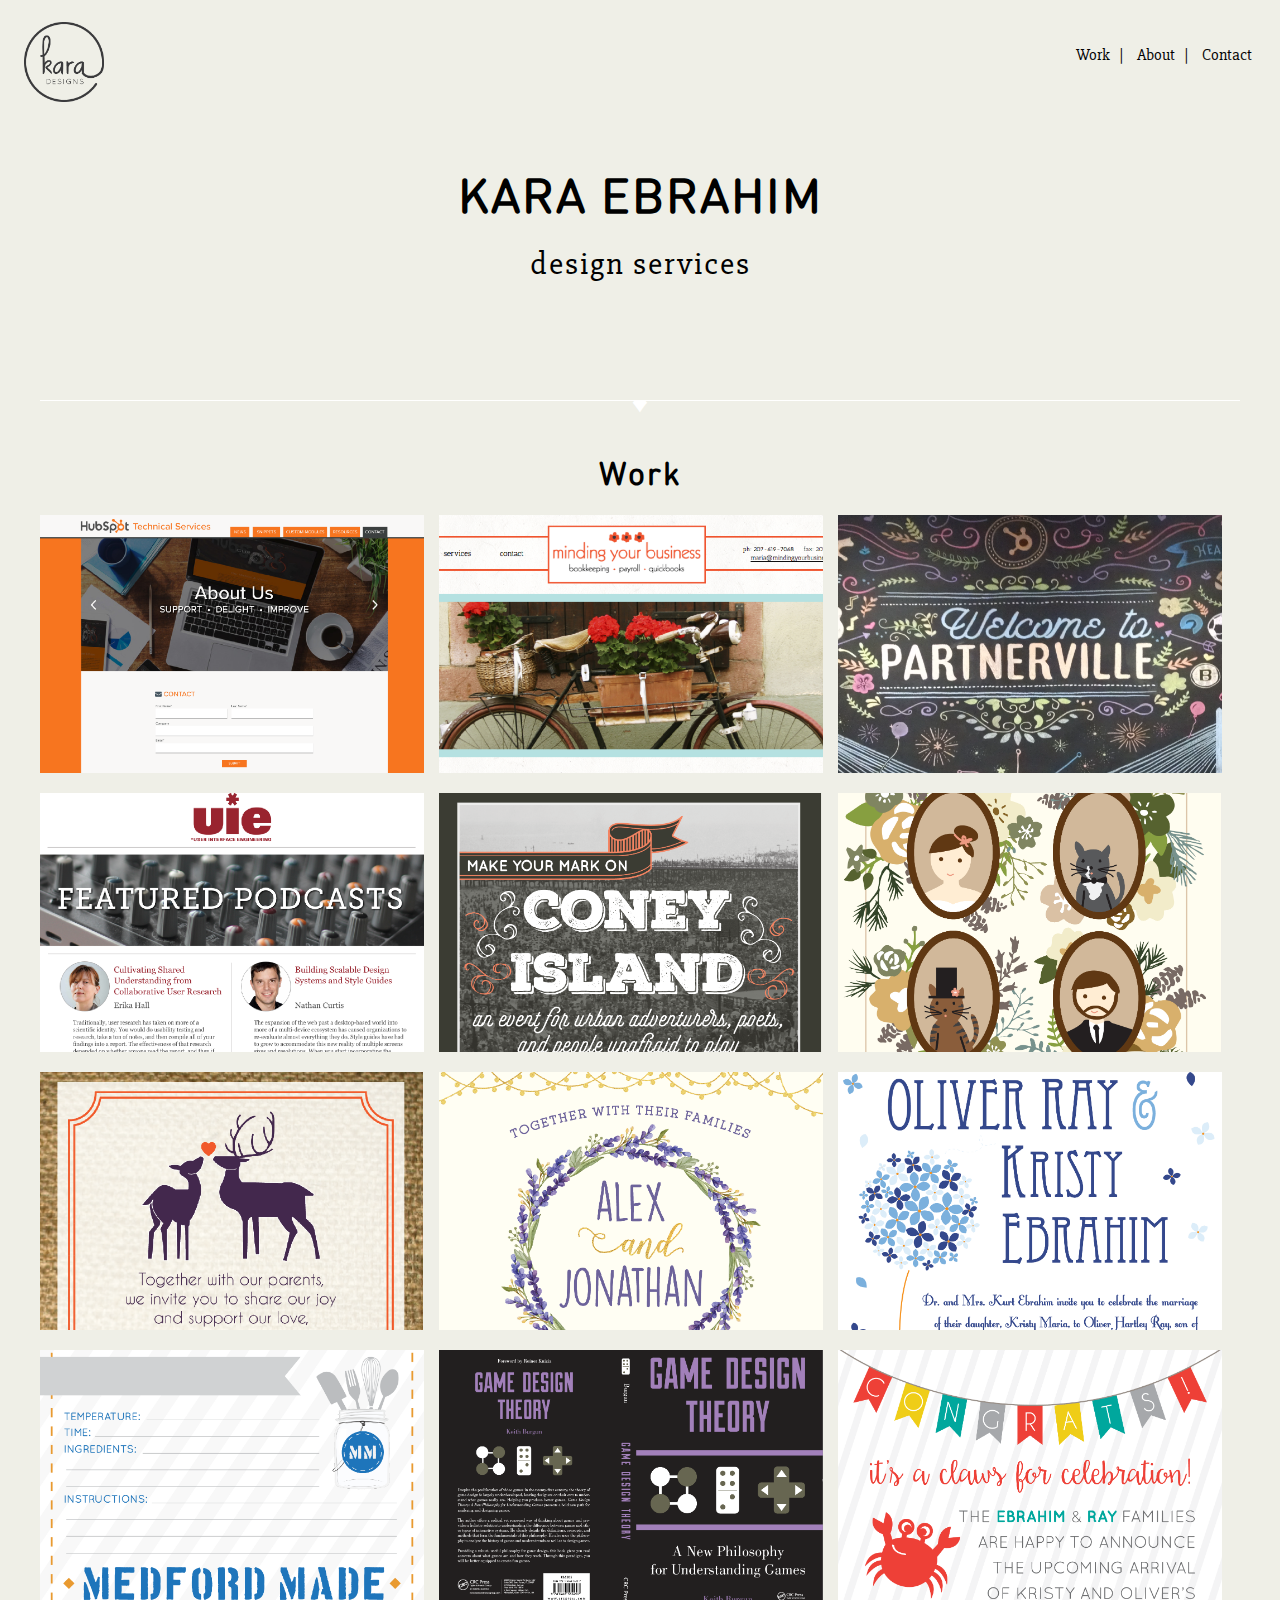
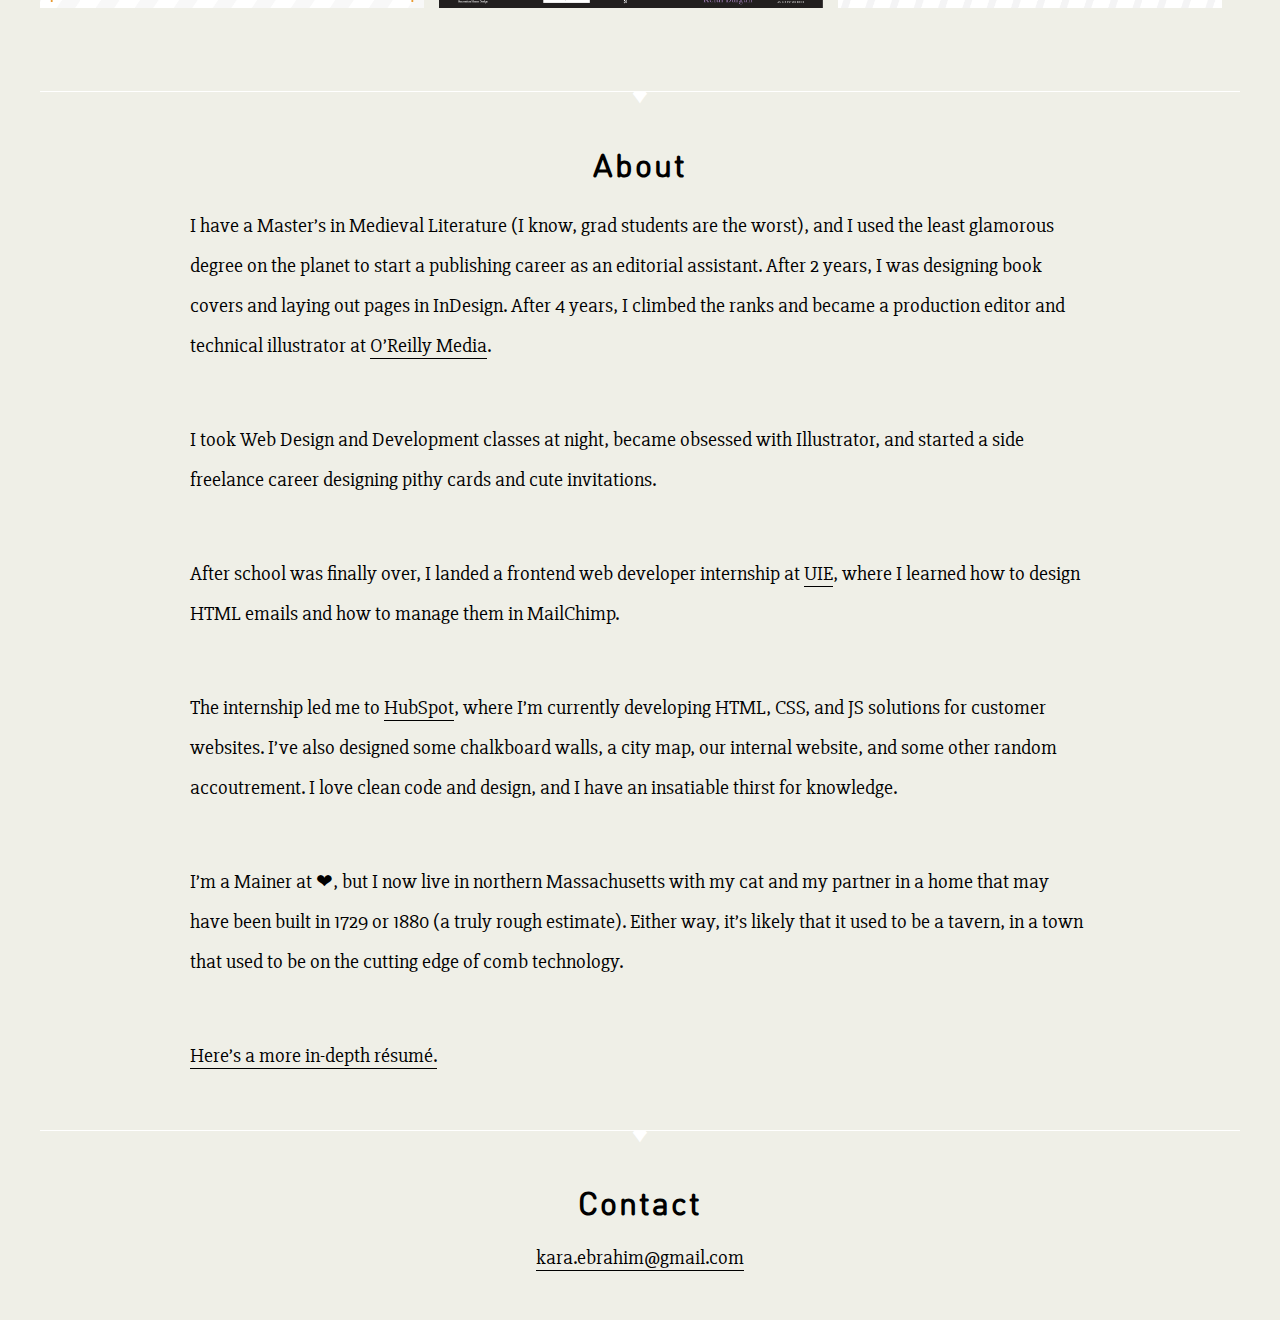
<file: index.html>
<!DOCTYPE html>
<!--[if lt IE 7]>      <html class="no-js lt-ie9 lt-ie8 lt-ie7"> <![endif]-->
<!--[if IE 7]>         <html class="no-js lt-ie9 lt-ie8"> <![endif]-->
<!--[if IE 8]>         <html class="no-js lt-ie9"> <![endif]-->
<!--[if gt IE 8]><!--> 
<html class="no-js"> <!--<![endif]-->
    <head>
        <meta charset="utf-8">
        <meta http-equiv="X-UA-Compatible" content="IE=edge,chrome=1">
        <title>Kara Ebrahim | Design Services | Boston, MA</title>
        <meta name="description" content="Kara Ebrahim, web designer and developer from Boston.">
        <meta name="viewport" content="width=device-width">

        <link href='http://fonts.googleapis.com/css?family=Slabo+27px' rel='stylesheet' type='text/css'>
        <link rel="stylesheet" href="css/font-awesome-4.7.0/css/font-awesome.min.css">
        <link rel="stylesheet" href="css/lightbox.css">

        <link href="images/logo.png" rel="shortcut icon">
        
        <link rel="stylesheet" href="css/main.css">
    </head>

    <body>
        <!--[if lt IE 7]>
            <p class="chromeframe">You are using an <strong>outdated</strong> browser. Please <a href="http://browsehappy.com/">upgrade your browser</a> or <a href="http://www.google.com/chromeframe/?redirect=true">activate Google Chrome Frame</a> to improve your experience.</p>
        <![endif]-->

        
            
            <div id="header">
                <div class="logo">
                    <a href="index.html"><img src="images/logo.png" /></a>
                </div>

                <nav>
                    <ul>
                        <li><a href="#work">Work&nbsp;&nbsp;&nbsp;|</a></li>
                        <li><a href="#about">About&nbsp;&nbsp;&nbsp;|</a></li>
                        <li><a href="#contact">Contact</a></li>
                    </ul>
                </nav>
            </div>

        <div class="wrapper">
            <div class="banner">
                <h1>KARA EBRAHIM</h1>
                <p class="subheader">design services</p>
            </div>

            <hr>
            <div id="work">
                <h1>Work</h1>
                <div class="images">
                    <div class="imgContainer">
                        <a href="images/hubspot/contact-about.png" data-lightbox="hubspot" data-title="Here&#8217;s a HubSpot internal website, designed in Sketch and prototyped in InVision.">
                            <img src="images/hubspot/hubspot.png" alt="photo1">
                        </a>
                        <a href="images/hubspot/blog-home.png" data-lightbox="hubspot" data-title="Home Page.">
                        </a>
                        <a href="images/hubspot/blog-listing.png" data-lightbox="hubspot" data-title="Blog Listing Page.">
                        </a>
                        <a href="images/hubspot/blog-post.png" data-lightbox="hubspot" data-title="Blog Post Page.">
                        </a>
                        <a href="images/hubspot/snippets-post.png" data-lightbox="hubspot" data-title="Code Snippets Page.">
                        <a href="images/hubspot/map.png" data-lightbox="hubspot" data-title="Portsmouth and office map, created in Illustrator.">
                        <a href="images/hubspot/welcome.png" data-lightbox="hubspot" data-title="Various logos created for work.">
                        </a>
                        <p class="caption">HubSpot Design</p>
                    </div>
                    

                    <div class="imgContainer">
                        <a href="images/myb/home.png" data-lightbox="myb" data-title="Here&#8217;s a full website I designed and developed for a bookkeeper in Portland, Maine. Check out <a href='http://mindingyourbusinessinc.com/'>her website</a>.">
                            <img src="images/myb/myb.png" alt="photo2">
                        </a>
                        <a href="images/myb/services.png" data-lightbox="myb" data-title="Services Page.">
                        </a>
                        <a href="images/myb/about.png" data-lightbox="myb" data-title="About Page.">
                        </a>
                        <a href="images/myb/contact.png" data-lightbox="myb" data-title="Contact Page.">
                        </a>
                        <a href="images/myb/business-cards.png" data-lightbox="myb" data-title="I also designed her business cards.">
                        </a>
                        <a href="images/myb/xmas.png" data-lightbox="myb" data-title="And her Christmas cards.">
                        </a>
                        <p class="caption">Minding Your Business Website</p>
                    </div>

                    <div class="imgContainer">
                        <a href="images/chalkboard/portsmouth1.png" data-lightbox="chalkboard" data-title="Here&#8217;s a chalkboard prototype I designed in Illustrator, for HubSpot&#8217;s Portsmouth office (known as PortSpot).">
                            <img src="images/chalkboard/chalkboard.png" alt="photo3">
                        </a>
                        <a href="images/chalkboard/portsmouth2.png" data-lightbox="chalkboard" data-title="And here&#8217;s the real thing, with huge help from Colby Schneider.">
                        </a>
                        <a href="images/chalkboard/cambridge1.png" data-lightbox="chalkboard" data-title="Another chalkboard prototype, for HubSpot&#8217;s Cambridge office.">
                        </a>
                        <a href="images/chalkboard/cambridge2.png" data-lightbox="chalkboard" data-title="And here&#8217;s the real thing, again with huge help from Colby Schneider.">
                        </a>
                        <a href="images/chalkboard/cambridge3.png" data-lightbox="chalkboard" data-title="Another angle.">
                        </a>
                        <p class="caption">Chalkboard Design</p>
                    </div>

                    <div class="imgContainer">
                        <a href="images/uie/article-email.png" data-lightbox="uie" data-title="Here&#8217;s an email I designed in Sketch for UIE (User Interface Engineering).">
                            <img src="images/uie/uie.png" alt="photo4">
                        </a>
                        <a href="images/uie/podcast-email.png" data-lightbox="uie" data-title="And here&#8217;s another email design.">
                        </a>
                        <a href="images/uie/network-logo.png" data-lightbox="uie" data-title="Here&#8217;s a bunch of logos I designed for their Podcast Network.">
                        </a>
                        <a href="images/uie/network-logo-final.png" data-lightbox="uie" data-title="And this is the finalist.">
                        </a>
                        <p class="caption">UIE Emails &amp; Logo</p>
                    </div>

                    <div class="imgContainer">
                        <a href="images/business/business-cards.png" data-lightbox="business" data-title="I designed a business package for New York Local Tours, a tour group in Brooklyn. They already had a logo and a Wordpress website, but they needed a lot of print materials, including these business cards.">
                            <img src="images/business/business.png" alt="photo5">
                        </a>
                        <a href="images/business/postcard.png" data-lightbox="business" data-title="And these postcards of a Coney Island event they do every year.">
                        </a>
                        <a href="images/business/rack-cards.png" data-lightbox="business" data-title="Here are some rack cards about their company to leave in hotel lobbies.">
                        </a>
                        <p class="caption">Business Package</p>
                    </div>

                    <div class="imgContainer">
                        <a href="images/holly/savedate.png" data-lightbox="holly" data-title="I&#8217;ve done many wedding packages, including this one for a rustic Rhode Island affair. &#8217;s the Save the Date (front and back).">
                            <img src="images/holly/holly.png" alt="photo6">
                        </a>
                        <a href="images/holly/invitation1.png" data-lightbox="holly" data-title="And the front and back of the main invitation, featuring cats.">
                        </a>
                        <a href="images/holly/invitation2.png" data-lightbox="holly" data-title="Here&#8217;s the rest of the wedding accoutrement.">
                        </a>
                        <a href="images/holly/invitation3.png" data-lightbox="holly" data-title="And their RSVP postcard...with more cats!">
                        </a>
                        <p class="caption">Wedding Package</p>
                    </div>

                    <div class="imgContainer">
                        <a href="images/kelly/savedate.png" data-lightbox="kelly" data-title="Here&#8217;s another rustic wedding package, this time in Maine. This is the Save the Date.">
                            <img src="images/kelly/kelly.png" alt="photo7">
                        </a>
                        <a href="images/kelly/invitation1.png" data-lightbox="kelly" data-title="And the main pieces of the invitation.">
                        </a>
                        <a href="images/kelly/invitation2.png" data-lightbox="kelly" data-title="And the RSVP postcard.">
                        </a>
                        <a href="images/kelly/program.png" data-lightbox="kelly" data-title="Finally, the program for the actual event.">
                        </a>
                        <p class="caption">Wedding Package</p>
                    </div>

                    <div class="imgContainer">
                        <a href="images/alex/savedate.png" data-lightbox="alex" data-title="Here&#8217;s the save the date for a lavender-themed Maine wedding.">
                            <img src="images/alex/alex.png" alt="photo8">
                        </a>
                        <a href="images/alex/invitation1.png" data-lightbox="alex" data-title="Here&#8217;s the front and back of the main invitation.">
                        </a>
                        <a href="images/alex/invitation2.png" data-lightbox="alex" data-title="And the RSVP postcard.">
                        </a>
                        <a href="images/alex/map.png" data-lightbox="alex" data-title="The couple wanted a map, because their event was hard to find.">
                        </a>
                        <p class="caption">Wedding Package</p>
                    </div>

                    <div class="imgContainer">
                        <a href="images/kristy/invitation.png" data-lightbox="kristy" data-title="One last wedding package; here&#8217;s the main invitation.">
                            <img src="images/kristy/kristy.png" alt="photo9">
                        </a>
                        <a href="images/kristy/rsvp.png" data-lightbox="kristy" data-title="And the RSVP postcard.">
                        </a>
                        <a href="images/kristy/program.png" data-lightbox="kristy" data-title="And the program for the actual event.">
                        </a>
                        <p class="caption">Wedding Package</p>
                    </div>

                    <div class="imgContainer">
                        <a href="images/labels/label-full.png" data-lightbox="labels" data-title="Here are some food labels I made for a client who does a lot of her own baking.">
                            <img src="images/labels/labels.png" alt="photo10">
                        </a>
                        <a href="images/labels/stickers.png" data-lightbox="labels" data-title="And stickers with which to label the food.">
                        </a>
                        <a href="images/labels/mason-jar.png" data-lightbox="labels" data-title="And canning labels.">
                        </a>
                        <p class="caption">Food Labels</p>
                    </div>

                    <div class="imgContainer">
                        <a href="images/books/book1.png" data-lightbox="books" data-title="Here are the book covers I created while employed at A K Peters (no longer in business).">
                            <img src="images/books/books.png" alt="photo11">
                        </a>
                        <a href="images/books/book2.png" data-lightbox="books" data-title="Book cover design, image purchased online.">
                        </a>
                        <a href="images/books/book3.png" data-lightbox="books" data-title="Book cover design, image contributed by author.">
                        </a>
                        <a href="images/books/book4.png" data-lightbox="books" data-title="Book cover design, image designed by author.">
                        </a>
                        <a href="images/books/book5.png" data-lightbox="books" data-title="Book cover design, image contributed by author (with permission from Pink Floyd).">
                        </a>
                        <a href="images/books/book6.png" data-lightbox="books" data-title="Book cover design, image contributed by author.">
                        </a>
                        <p class="caption">Book Cover Design</p>
                    </div>

                    <div class="imgContainer">
                        <a href="images/cards/arresteddev.jpg" data-lightbox="cards" data-title="And here&#8217;s a random collection of cards I&#8217;ve made. This is an <i>Arrested Development</i> poster I designed for a Netflix contest.">
                            <img src="images/cards/baby.png" alt="photo12">
                        </a>
                        <a href="images/cards/baby-boy.png" data-lightbox="cards" data-title="Here&#8217;s the front and back of a baby announcement.">
                        </a>
                        <a href="images/cards/birthday.png" data-lightbox="cards" data-title="Here are two birthday cards.">
                        </a>
                        <a href="images/cards/occasion.png" data-lightbox="cards" data-title="Wedding card (left) and Mother&#8217;s Day card (right).">
                        </a>
                        <a href="images/cards/housewarming.png" data-lightbox="cards" data-title="Housewarming invitation (left) and Easter card (right).">
                        </a>
                        <a href="images/cards/baby-girl.png" data-lightbox="cards" data-title="Here&#8217;s the front and back of a baby shower invitation.">
                        </a>
                        <a href="images/cards/congrats.png" data-lightbox="cards" data-title="Wedding card (top) and housewarming invitation (bottom)">
                        </a>
                        <a href="images/cards/xmas2014.png" data-lightbox="cards" data-title="Here&#8217;s my Christmas card from two years ago.">
                        </a>
                        <a href="images/cards/cookies.png" data-lightbox="cards" data-title="And cookie recipe handouts I created for a work event.">
                        </a>
                        <p class="caption">Invitations &amp; Cards</p>
                    </div>
                </div>
            </div>
            <hr>
            <div id="about">
                <h1>About</h1>
                <p>I have a Master&#8217;s in Medieval Literature (I know, grad students are the worst), and I used the least glamorous degree on the planet to start a publishing career as an editorial assistant. After 2 years, I was designing book covers and laying out pages in InDesign. After 4 years, I climbed the ranks and became a production editor and technical illustrator at <a href="http://www.oreilly.com/" target="_blank">O&#8217;Reilly&nbsp;Media</a>.</p>
                <p>I took Web Design and Development classes at night, became obsessed with Illustrator, and started a side freelance career designing pithy cards and cute&nbsp;invitations.</p>
                <p>After school was finally over, I landed a frontend web developer internship at <a href="https://www.uie.com/" target="_blank">UIE</a>, where I learned how to design HTML emails and how to manage them in&nbsp;MailChimp.</p>
                <p>The internship led me to <a href="https://www.hubspot.com/" target="_blank">HubSpot</a>, where I&#8217;m currently developing HTML, CSS, and JS solutions for customer websites. I&#8217;ve also designed some chalkboard walls, a city map, our internal website, and some other random accoutrement. I love clean code and design, and I have an insatiable thirst for&nbsp;knowledge.</p>
                <p>I&#8217;m a Mainer at &#x2764;, but I now live in northern Massachusetts with my cat and my partner in a home that may have been built in 1729 or 1880 (a truly rough estimate). Either way, it&#8217;s likely that it used to be a tavern, in a town that used to be on the cutting edge of comb&nbsp;technology.</p>
                <p><a href="images/resume-ebrahim.pdf" target="_blank">Here&#8217;s a more in-depth r&eacute;sum&eacute;.</a></p>
            </div>
            <hr>
            <div id="contact">
                <h1>Contact</h1>

                <p><a href="mailto:kara.ebrahim@gmail.com" target="_blank">kara.ebrahim@gmail.com</a></p>
            </div>

        </div>

        <script type="text/javascript" src="js/lightbox-plus-jquery.js"></script>
        <script type="text/javascript" src="js/smooth-scrolling.js"></script>
        <script type="text/javascript" src="js/main.js"></script>
    </body>
</html>
</file>
<file: css/main.css>
@font-face {
    font-family: 'DINRoundWeb';
    src: url('../fonts/DINRoundWeb.woff') format('woff');
}

body{
	background:#EFEFE7;
	font-family:"Slabo 27px", serif;
}

.wrapper{
    max-width:1200px;
    margin:0 auto;
}

#header{
    height:6rem;
}

#header img{
    width: 80px;
    margin-top: 14px;
    margin-left: 16px;
    float: left;
}

#header nav{
	float:right;
}

#header nav ul{
	list-style-type:none;
	margin: 0;
    padding: 0;
    margin-top:19%;
    margin-right:10px;
}

#header nav ul li{
	display:inline;
	margin-right:10px;
}

#header nav ul li a{
	text-decoration:none;
	color:#000;
}

#header nav ul li a:hover{
	opacity:.8;
}

.banner{
	text-align:center;
	height:13rem;
	padding:40px 0;
	letter-spacing: 2px;
}

.banner h1{
	font-family:"DINRoundWeb", sans-serif;
	font-size:48px;
	margin-bottom:0;
}

.banner p.subheader{
	font-size:32px;
	margin-top:20px;
}

.wrapper h1{
	text-align:center;
	font-family:"DINRoundWeb", sans-serif;
	letter-spacing: 2px;
}


hr {
    padding: 0;
    border: none;
    border-top: 1px solid #fff;
    text-align: center;
}
hr:after {
    content: "♦";
    display: inline-block;
    position: relative;
    top: -0.6em;
    font-size: 2em;
    padding: 0 0.25em;
    color:#fff;
}

#work .images {
	margin-bottom: 50px;
    display: inline-block;
}

#work .images img{
	width:100%;
}
#work .images img:nth-child(3){
	margin-right:0;
}
#work .images img:hover{
	opacity:.8;
}

.imgContainer {
	width:32%;
    overflow:hidden;
    position:relative;
    float:left;
    margin-right: 15px;
    margin-bottom: 15px;
}

p.caption {
    text-align:center;
    color:white;
    background-color:#000;
    margin:0 10px 10px 0px;
    padding:20px 0px 30px 0px;
    width:100%;
    font-size:20px;
    position:absolute;
}

p.show{
    position:absolute;
    padding-top:20px;
    margin-top:-65px;
}

.lb-data .lb-caption{
	font-size:18px !important;
	font-weight:100 !important;
}

#about p{
	font-size: 20px;
    line-height: 2;
    width: 75%;
    margin: 0 auto 54px;
}

#about p a{
	color: #000;
    text-decoration: none;
    border-bottom: 1px solid #000;
}

#about p a:hover{
	opacity:.8;
}

#contact{
	text-align:center;
	margin-bottom:50px;
}

#contact a{
	color: #000;
    text-decoration: none;
    border-bottom: 1px solid #000;
    font-size:20px;
}

#contact a:hover{
	opacity:.8;
}


@media screen and (max-width: 1140px) {
	.imgContainer{
		width:48%;
	}
}

@media screen and (max-width: 1024px) {
	p.caption{
		bottom:0;
		margin-bottom:0;
	}
}

@media screen and (max-width: 767px) {
	#about p{
	    width: 90%;
	}
	.imgContainer{
		width:100%;
	}
}

@media screen and (max-width: 641px) {
	#about .icons{
		display:none;
	}
}

@media screen and (max-width: 579px) {
	p.caption{
		padding:20px 0px 20px 0px;
	}
}
</file>
